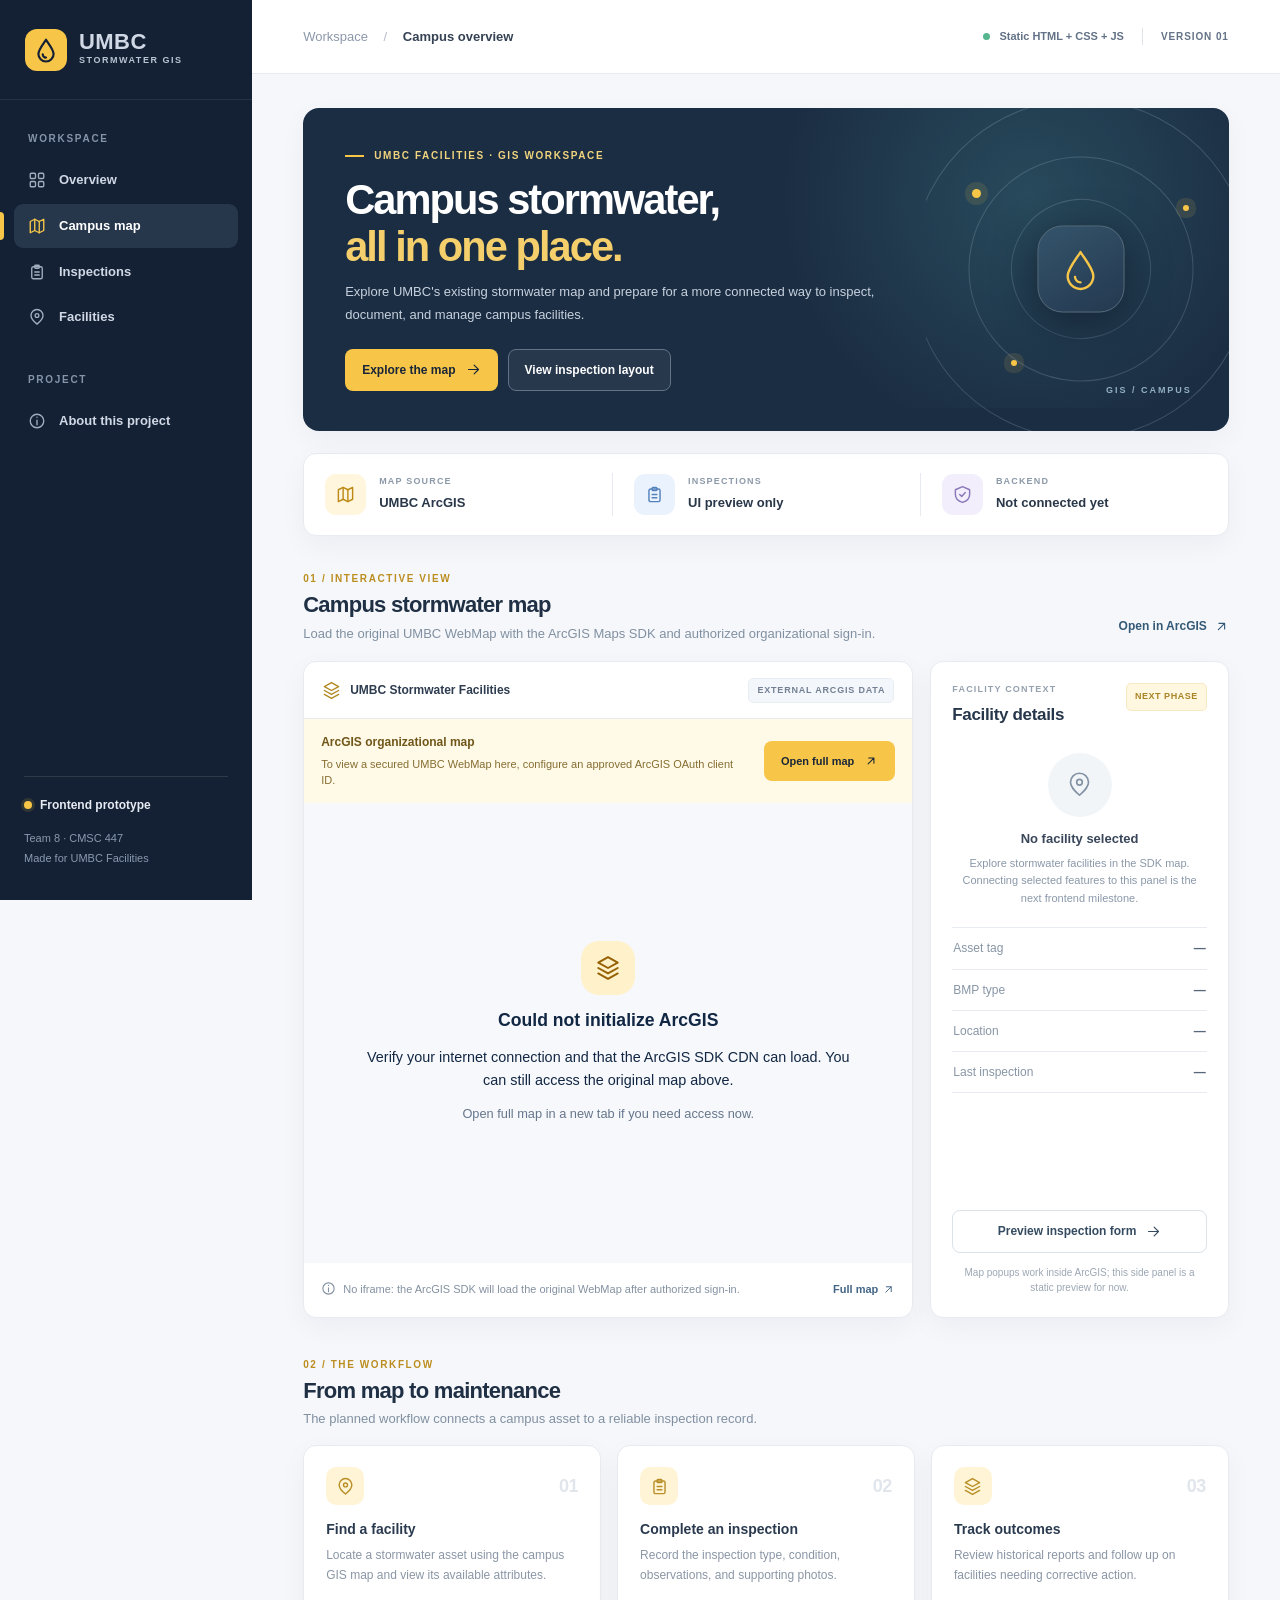
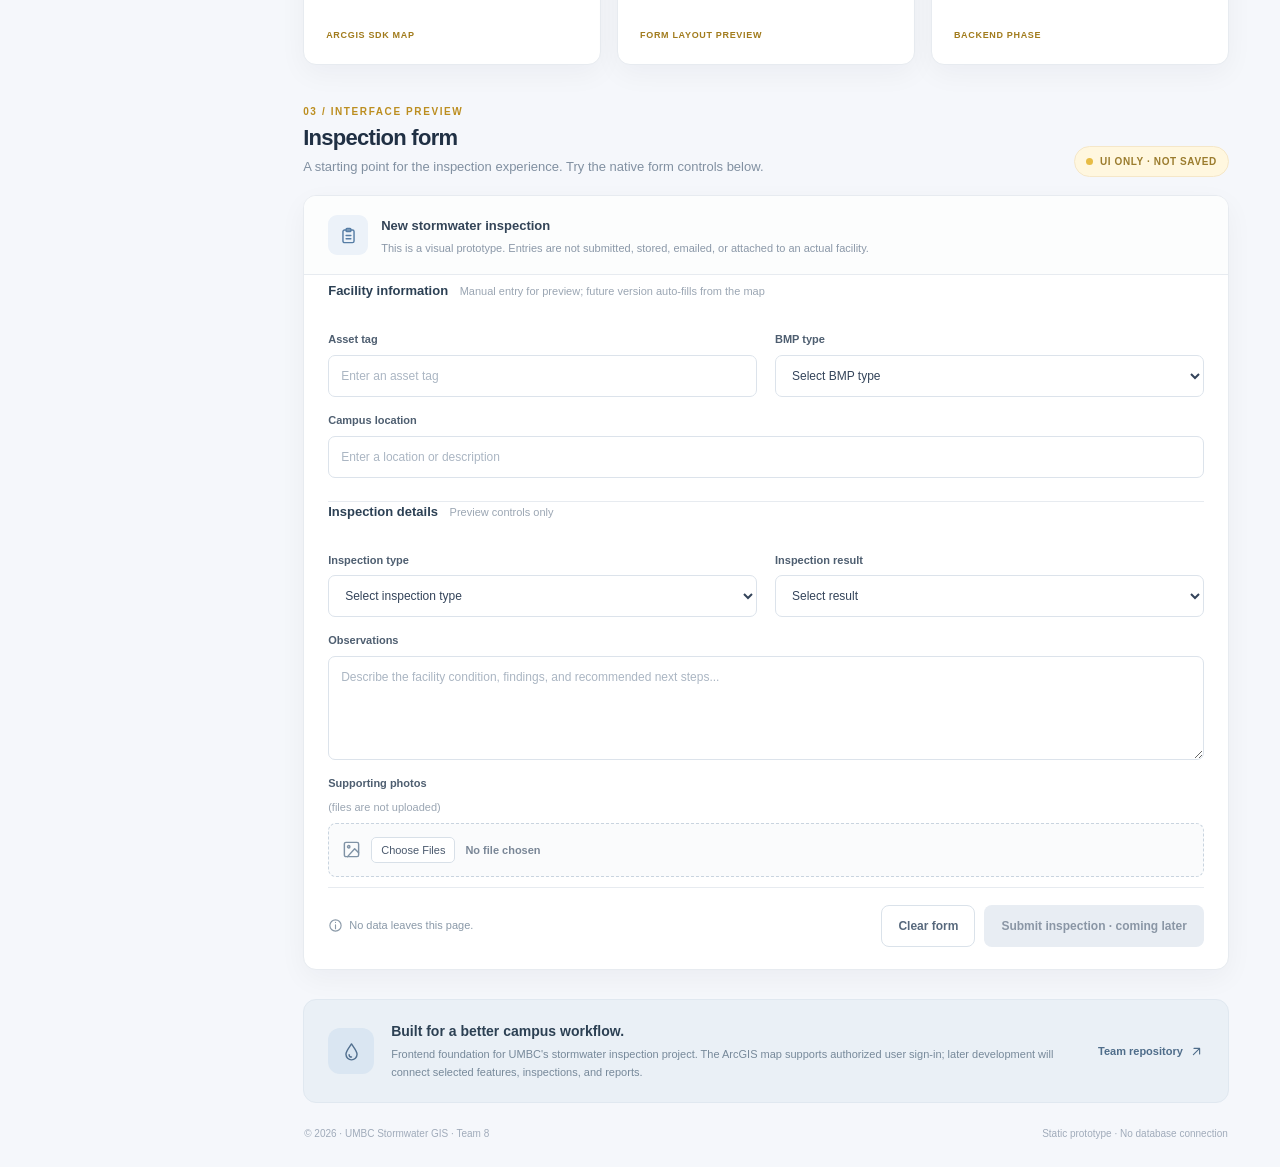
<file: stormwater/index.html>
<!doctype html>
<html lang="en">
<head>
  <meta charset="utf-8">
  <meta name="viewport" content="width=device-width, initial-scale=1">
  <meta name="description" content="UMBC Stormwater GIS — a lightweight frontend prototype for viewing campus stormwater facilities and planning inspections.">
  <meta name="theme-color" content="#142033">
  <title>UMBC Stormwater | Campus GIS Workspace</title>
  <link rel="stylesheet" href="styles.css">
  <!-- The frontend is still static HTML/CSS/JS. OAuth is managed by Esri, not by our server. -->
  <script src="arcgis-config.js"></script>
  <script type="module" src="https://js.arcgis.com/5.1/"></script>
  <script type="module" src="map.js"></script>
</head>
<body>
  <!-- Icons are inline so the starter website has no icon library or framework dependency. -->
  <svg xmlns="http://www.w3.org/2000/svg" class="svg-sprite" aria-hidden="true" focusable="false">
    <symbol id="i-drop" viewBox="0 0 24 24"><path d="M12 2.5c-2.5 4-7 9.2-7 13.1A7 7 0 0 0 19 15.6C19 11.7 14.5 6.5 12 2.5Z"/><path d="M9 16a3 3 0 0 0 3 3"/></symbol>
    <symbol id="i-grid" viewBox="0 0 24 24"><rect x="3" y="3" width="7" height="7" rx="1.5"/><rect x="14" y="3" width="7" height="7" rx="1.5"/><rect x="3" y="14" width="7" height="7" rx="1.5"/><rect x="14" y="14" width="7" height="7" rx="1.5"/></symbol>
    <symbol id="i-map" viewBox="0 0 24 24"><path d="m3 6 6-3 6 3 6-3v15l-6 3-6-3-6 3Z"/><path d="M9 3v15M15 6v15"/></symbol>
    <symbol id="i-pin" viewBox="0 0 24 24"><path d="M20 10c0 5-8 11.5-8 11.5S4 15 4 10a8 8 0 1 1 16 0Z"/><circle cx="12" cy="10" r="2.5"/></symbol>
    <symbol id="i-clipboard" viewBox="0 0 24 24"><rect x="5" y="5" width="14" height="16" rx="2"/><rect x="9" y="3" width="6" height="4" rx="1"/><path d="M9 12h6M9 16h6"/></symbol>
    <symbol id="i-layers" viewBox="0 0 24 24"><path d="m12 2 9 5-9 5-9-5 9-5ZM3 12l9 5 9-5M3 17l9 5 9-5"/></symbol>
    <symbol id="i-info" viewBox="0 0 24 24"><circle cx="12" cy="12" r="9"/><path d="M12 11v6M12 7h.01"/></symbol>
    <symbol id="i-arrow-up" viewBox="0 0 24 24"><path d="M7 17 17 7M8 7h9v9"/></symbol>
    <symbol id="i-arrow-right" viewBox="0 0 24 24"><path d="M4 12h16m-7-7 7 7-7 7"/></symbol>
    <symbol id="i-shield" viewBox="0 0 24 24"><path d="m12 2 9 4v6c0 5-3.6 8.5-9 10-5.4-1.5-9-5-9-10V6Z"/><path d="m8.5 12 2.5 2.5 4.5-5"/></symbol>
    <symbol id="i-clock" viewBox="0 0 24 24"><circle cx="12" cy="12" r="9"/><path d="M12 7v5l3.5 2"/></symbol>
    <symbol id="i-check" viewBox="0 0 24 24"><path d="m4 12 5 5L20 6"/></symbol>
    <symbol id="i-picture" viewBox="0 0 24 24"><rect x="3" y="3" width="18" height="18" rx="2"/><circle cx="8.5" cy="8.5" r="1.5"/><path d="m21 16-5-5-9 10"/></symbol>
  </svg>
  <a class="skip-link" href="#main-content">Skip to content</a>

  <div class="app-shell">
    <aside class="sidebar" aria-label="Primary navigation">
      <a class="brand" href="#overview" aria-label="UMBC Stormwater home">
        <span class="brand-mark"><svg class="icon"><use href="#i-drop"></use></svg></span>
        <span class="brand-words"><strong>UMBC</strong><span>STORMWATER GIS</span></span>
      </a>

      <div class="sidebar-inner">
        <nav class="side-nav" aria-label="Workspace sections">
          <p class="nav-heading">WORKSPACE</p>
          <a class="nav-item" href="#overview"><svg class="icon"><use href="#i-grid"></use></svg><span>Overview</span></a>
          <a class="nav-item nav-active" href="#campus-map" aria-current="location"><svg class="icon"><use href="#i-map"></use></svg><span>Campus map</span></a>
          <a class="nav-item" href="#inspection-draft"><svg class="icon"><use href="#i-clipboard"></use></svg><span>Inspections</span></a>
          <a class="nav-item" href="#facility-guide"><svg class="icon"><use href="#i-pin"></use></svg><span>Facilities</span></a>
          <p class="nav-heading nav-heading-secondary">PROJECT</p>
          <a class="nav-item" href="#about-project"><svg class="icon"><use href="#i-info"></use></svg><span>About this project</span></a>
        </nav>

        <div class="side-bottom">
          <div class="prototype-indicator"><span class="indicator-dot"></span> Frontend prototype</div>
          <p>Team 8 · CMSC 447</p>
          <p>Made for UMBC Facilities</p>
        </div>
      </div>
    </aside>

    <main id="main-content" class="main-content">
      <header class="topbar" id="overview">
        <div class="breadcrumb">Workspace <span aria-hidden="true">/</span> <strong>Campus overview</strong></div>
        <div class="topbar-right"><span class="topbar-dot"></span> Static HTML + CSS + JS <span class="topbar-divider"></span> <span class="topbar-version">VERSION 01</span></div>
      </header>

      <div class="content-wrap">
        <section class="hero" aria-labelledby="page-title">
          <div class="hero-copy">
            <div class="eyebrow"><span class="eyebrow-rule"></span> UMBC FACILITIES · GIS WORKSPACE</div>
            <h1 id="page-title">Campus stormwater,<br><span>all in one place.</span></h1>
            <p>Explore UMBC's existing stormwater map and prepare for a more connected way to inspect, document, and manage campus facilities.</p>
            <div class="hero-actions">
              <a class="btn btn-primary" href="#campus-map">Explore the map <svg class="icon"><use href="#i-arrow-right"></use></svg></a>
              <a class="btn btn-secondary" href="#inspection-draft">View inspection layout</a>
            </div>
          </div>
          <div class="hero-art" aria-hidden="true">
            <span class="orbit orbit-one"></span><span class="orbit orbit-two"></span><span class="orbit orbit-three"></span>
            <div class="hero-art-core"><svg class="icon"><use href="#i-drop"></use></svg></div>
            <span class="art-point point-one"></span><span class="art-point point-two"></span><span class="art-point point-three"></span>
            <div class="art-label">GIS / CAMPUS</div>
          </div>
        </section>

        <section class="status-strip" aria-label="Project status">
          <div class="status-item"><span class="status-symbol amber"><svg class="icon"><use href="#i-map"></use></svg></span><div><p>MAP SOURCE</p><strong>UMBC ArcGIS</strong></div></div>
          <div class="status-item"><span class="status-symbol blue"><svg class="icon"><use href="#i-clipboard"></use></svg></span><div><p>INSPECTIONS</p><strong>UI preview only</strong></div></div>
          <div class="status-item"><span class="status-symbol lilac"><svg class="icon"><use href="#i-shield"></use></svg></span><div><p>BACKEND</p><strong>Not connected yet</strong></div></div>
        </section>

        <section id="campus-map" class="section-block" aria-labelledby="map-section-title">
          <div class="section-heading">
            <div><div class="eyebrow eyebrow-dark">01 / INTERACTIVE VIEW</div><h2 id="map-section-title">Campus stormwater map</h2><p>Load the original UMBC WebMap with the ArcGIS Maps SDK and authorized organizational sign-in.</p></div>
            <a class="text-link" href="https://umbc-ges.maps.arcgis.com/apps/mapviewer/index.html?webmap=d59cb5cc77914e6c96631b856c667129" target="_blank" rel="noopener noreferrer">Open in ArcGIS <svg class="icon"><use href="#i-arrow-up"></use></svg></a>
          </div>

          <div class="map-layout">
            <div class="map-card">
              <div class="map-card-header"><div class="map-card-title"><svg class="icon"><use href="#i-layers"></use></svg><span>UMBC Stormwater Facilities</span></div><span class="map-tag">EXTERNAL ARCGIS DATA</span></div>
              <div class="map-access-note" role="note">
                <div class="map-access-copy"><strong>ArcGIS organizational map</strong><span id="map-access-description">To view a secured UMBC WebMap here, configure an approved ArcGIS OAuth client ID.</span></div>
                <a class="btn btn-primary map-access-button" href="https://umbc-ges.maps.arcgis.com/apps/mapviewer/index.html?webmap=d59cb5cc77914e6c96631b856c667129" target="_blank" rel="noopener noreferrer">Open full map <svg class="icon"><use href="#i-arrow-up"></use></svg></a>
              </div>
              <div class="map-frame" id="map-surface" aria-label="UMBC stormwater map workspace">
                <div class="map-placeholder" id="map-placeholder" role="status" aria-live="polite">
                  <span class="map-placeholder-icon"><svg class="icon"><use href="#i-layers"></use></svg></span>
                  <h3 id="map-status-title">Setting up ArcGIS access</h3>
                  <p id="map-status-body">Checking your local ArcGIS configuration…</p>
                  <button class="btn btn-primary" id="arcgis-sign-in" type="button" hidden>Sign in to ArcGIS</button>
                  <p class="map-status-help" id="map-status-help">You can always use “Open full map” to view the working original.</p>
                </div>
              </div>
              <div class="map-footer"><span><svg class="icon"><use href="#i-info"></use></svg> No iframe: the ArcGIS SDK will load the original WebMap after authorized sign-in.</span><a href="https://umbc-ges.maps.arcgis.com/apps/mapviewer/index.html?webmap=d59cb5cc77914e6c96631b856c667129" target="_blank" rel="noopener noreferrer">Full map <svg class="icon"><use href="#i-arrow-up"></use></svg></a></div>
            </div>

            <aside class="details-card" aria-labelledby="facility-details-title">
              <div class="details-top"><div><div class="details-overline">FACILITY CONTEXT</div><h3 id="facility-details-title">Facility details</h3></div><span class="soon-label">NEXT PHASE</span></div>
              <div class="empty-facility"><span class="pin-circle"><svg class="icon"><use href="#i-pin"></use></svg></span><strong>No facility selected</strong><p>Explore stormwater facilities in the SDK map. Connecting selected features to this panel is the next frontend milestone.</p></div>
              <dl class="details-list"><div><dt>Asset tag</dt><dd>—</dd></div><div><dt>BMP type</dt><dd>—</dd></div><div><dt>Location</dt><dd>—</dd></div><div><dt>Last inspection</dt><dd>—</dd></div></dl>
              <a class="btn btn-outline full-width" href="#inspection-draft">Preview inspection form <svg class="icon"><use href="#i-arrow-right"></use></svg></a>
              <p class="details-note">Map popups work inside ArcGIS; this side panel is a static preview for now.</p>
            </aside>
          </div>
        </section>

        <section id="facility-guide" class="section-block workflow-block" aria-labelledby="workflow-title">
          <div class="section-heading compact-heading"><div><div class="eyebrow eyebrow-dark">02 / THE WORKFLOW</div><h2 id="workflow-title">From map to maintenance</h2><p>The planned workflow connects a campus asset to a reliable inspection record.</p></div></div>
          <div class="workflow-grid">
            <article class="workflow-card"><div class="workflow-top"><span class="workflow-icon"><svg class="icon"><use href="#i-pin"></use></svg></span><span class="workflow-number">01</span></div><h3>Find a facility</h3><p>Locate a stormwater asset using the campus GIS map and view its available attributes.</p><span class="workflow-tag">ARCGIS SDK MAP</span></article>
            <article class="workflow-card"><div class="workflow-top"><span class="workflow-icon"><svg class="icon"><use href="#i-clipboard"></use></svg></span><span class="workflow-number">02</span></div><h3>Complete an inspection</h3><p>Record the inspection type, condition, observations, and supporting photos.</p><span class="workflow-tag">FORM LAYOUT PREVIEW</span></article>
            <article class="workflow-card"><div class="workflow-top"><span class="workflow-icon"><svg class="icon"><use href="#i-layers"></use></svg></span><span class="workflow-number">03</span></div><h3>Track outcomes</h3><p>Review historical reports and follow up on facilities needing corrective action.</p><span class="workflow-tag">BACKEND PHASE</span></article>
          </div>
        </section>

        <section id="inspection-draft" class="section-block form-section" aria-labelledby="inspection-title">
          <div class="section-heading"><div><div class="eyebrow eyebrow-dark">03 / INTERFACE PREVIEW</div><h2 id="inspection-title">Inspection form</h2><p>A starting point for the inspection experience. Try the native form controls below.</p></div><span class="preview-pill"><span></span> UI ONLY · NOT SAVED</span></div>
          <div class="form-shell">
            <div class="form-intro"><div class="form-intro-icon"><svg class="icon"><use href="#i-clipboard"></use></svg></div><div><strong>New stormwater inspection</strong><p>This is a visual prototype. Entries are not submitted, stored, emailed, or attached to an actual facility.</p></div></div>
            <form class="inspection-form" autocomplete="off">
              <!-- Disabled default submit prevents Enter from sending preview data anywhere. -->
              <button type="submit" disabled hidden aria-hidden="true"></button>
              <fieldset><legend>Facility information <span>Manual entry for preview; future version auto-fills from the map</span></legend>
                <div class="form-grid"><label>Asset tag<input type="text" name="asset_tag" placeholder="Enter an asset tag"></label><label>BMP type<select name="bmp_type"><option value="">Select BMP type</option><option>Bioretention</option><option>Detention basin</option><option>Infiltration</option><option>Swale</option><option>Other / unknown</option></select></label><label class="full-span">Campus location<input type="text" name="location" placeholder="Enter a location or description"></label></div>
              </fieldset>
              <fieldset><legend>Inspection details <span>Preview controls only</span></legend>
                <div class="form-grid"><label>Inspection type<select name="inspection_type"><option value="">Select inspection type</option><option>Routine</option><option>Follow-up</option><option>Post-storm</option><option>Other</option></select></label><label>Inspection result<select name="inspection_result"><option value="">Select result</option><option>Pass</option><option>Fail</option><option>Needs verification</option></select></label><label class="full-span">Observations<textarea name="observations" rows="4" placeholder="Describe the facility condition, findings, and recommended next steps..."></textarea></label><label class="full-span">Supporting photos <span class="label-hint">(files are not uploaded)</span><span class="file-input-wrap"><svg class="icon"><use href="#i-picture"></use></svg><input type="file" name="photos" accept="image/*" multiple></span></label></div>
              </fieldset>
              <div class="form-actions"><span><svg class="icon"><use href="#i-info"></use></svg> No data leaves this page.</span><button class="btn btn-muted" type="reset">Clear form</button><button class="btn btn-disabled" type="button" disabled title="Backend submission will be added later">Submit inspection · coming later</button></div>
            </form>
          </div>
        </section>

        <section id="about-project" class="about-strip" aria-label="Project information"><span class="about-icon"><svg class="icon"><use href="#i-drop"></use></svg></span><div><h2>Built for a better campus workflow.</h2><p>Frontend foundation for UMBC's stormwater inspection project. The ArcGIS map supports authorized user sign-in; later development will connect selected features, inspections, and reports.</p></div><a href="https://github.com/rodriguezzfabricio/stormwater-GIS-Team-8" target="_blank" rel="noopener noreferrer">Team repository <svg class="icon"><use href="#i-arrow-up"></use></svg></a></section>
        <footer class="footer"><span>© 2026 · UMBC Stormwater GIS · Team 8</span><span>Static prototype · No database connection</span></footer>
      </div>
    </main>
  </div>
</body>
</html>
</file>
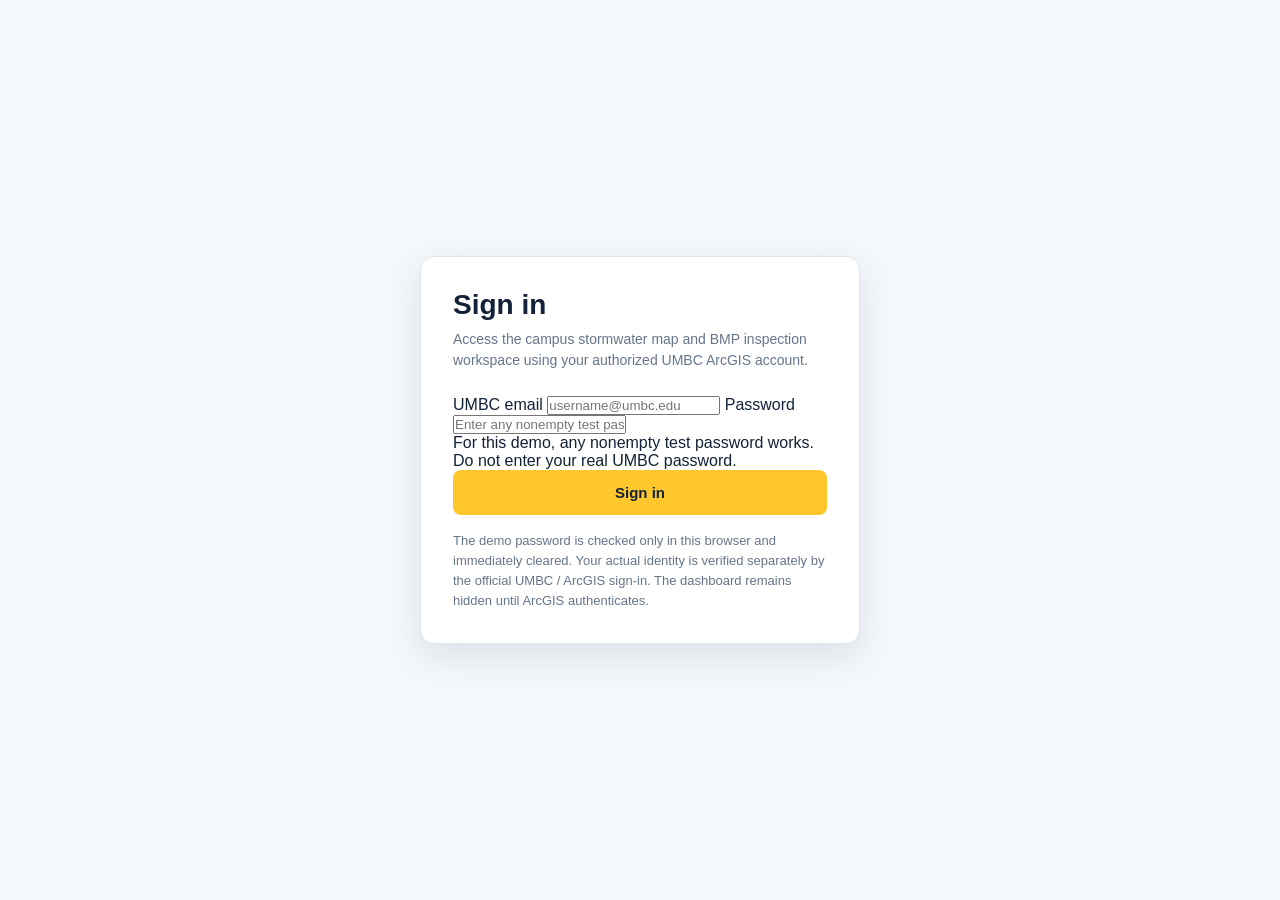
<file: static-site/login.html>
<!DOCTYPE html>
<html lang="en">
<head>
  <meta charset="UTF-8">
  <meta name="viewport" content="width=device-width, initial-scale=1.0">
  <title>UMBC Stormwater GIS — Sign In</title>
  <link rel="stylesheet" href="login.css">
</head>
<body>
  <main class="login-page">
    <section class="login-card" aria-labelledby="sign-in-title">
      <header class="login-header">
        <div class="logo-box">
          <img src="assets/stormwater-logo.png" alt="UMBC Stormwater GIS logo" width="52" height="52">
        </div>
        <div>
          <h1>UMBC</h1>
          <p>STORMWATER GIS</p>
        </div>
      </header>

      <div class="login-content">
        <h2 id="sign-in-title">Sign in</h2>
        <p class="subtitle">Access the campus stormwater map and BMP inspection workspace using your authorized UMBC ArcGIS account.</p>

        <form id="login-form" novalidate>
          <label for="email">UMBC email</label>
          <input
            id="email"
            name="email"
            type="email"
            inputmode="email"
            autocomplete="username"
            placeholder="username@umbc.edu"
            spellcheck="false"
            required
          >

          <label class="password-label" for="password">Password</label>
          <input
            id="password"
            type="password"
            placeholder="Enter any nonempty test password"
            autocomplete="off"
            spellcheck="false"
            required
          >
          <p class="input-hint">For this demo, any nonempty test password works. Do not enter your real UMBC password.</p>

          <p id="login-error" class="login-error" role="alert" aria-live="polite"></p>
          <button id="sign-in-button" type="submit">Sign in</button>
        </form>

        <p class="login-help">The demo password is checked only in this browser and immediately cleared. Your actual identity is verified separately by the official UMBC / ArcGIS sign-in. The dashboard remains hidden until ArcGIS authenticates.</p>
      </div>
    </section>
  </main>
  <script src="login.js" defer></script>
</body>
</html>
</file>
<file: stormwater/styles.css>
/* UMBC Stormwater GIS — plain CSS starter. No framework, build step, or remote font. */
:root{--navy:#142033;--navy-2:#1d2d43;--ink:#202c3a;--muted:#718094;--soft:#f5f7fb;--line:#e7ebf0;--white:#fff;--yellow:#f7c648;--yellow-hover:#f4bd2d;--blue:#eef5ff;--radius:16px;--shadow:0 9px 28px rgba(19,32,51,.045)}
*{box-sizing:border-box}
html{scroll-behavior:smooth;scroll-padding-top:24px}
body{margin:0;background:var(--soft);color:var(--ink);font:15px/1.52 -apple-system,BlinkMacSystemFont,"Segoe UI",Arial,sans-serif;-webkit-font-smoothing:antialiased}
a{color:inherit;text-decoration:none}
button,input,select,textarea{font:inherit}
button{cursor:pointer}
:focus-visible{outline:3px solid #c78c18;outline-offset:3px}
.svg-sprite{position:absolute;width:0;height:0;overflow:hidden}
.icon{width:19px;height:19px;display:inline-block;stroke:currentColor;stroke-width:1.8;stroke-linecap:round;stroke-linejoin:round;fill:none;flex-shrink:0;vertical-align:middle}
.skip-link{position:absolute;z-index:100;top:-80px;left:16px;padding:10px 15px;background:var(--yellow);color:#172134;border-radius:7px}
.skip-link:focus{top:12px}
.app-shell{min-height:100vh;display:grid;grid-template-columns:252px minmax(0,1fr)}
.sidebar{background:#142033;color:#d0d8e5;min-height:100vh;display:flex;flex-direction:column;position:sticky;top:0;align-self:start;height:100vh;z-index:4}
.brand{height:100px;display:flex;align-items:center;gap:12px;padding:26px 25px;border-bottom:1px solid rgba(255,255,255,.08)}
.brand-mark{display:flex;align-items:center;justify-content:center;width:42px;height:42px;border-radius:12px;background:var(--yellow);color:var(--navy)}
.brand-mark .icon{height:26px;width:26px;stroke-width:2}
.brand-words{display:flex;flex-direction:column;gap:1px}
.brand-words strong{font-size:22px;letter-spacing:.02em;line-height:1}
.brand-words span{font-size:9px;letter-spacing:.17em;font-weight:760;color:#b8c5d5}
.sidebar-inner{display:flex;flex-direction:column;justify-content:space-between;flex:1;min-height:0}
.side-nav{padding:28px 14px}
.nav-heading{padding:0 14px;margin:3px 0 12px;font-weight:750;font-size:10px;letter-spacing:.17em;color:#8595a9}
.nav-heading-secondary{margin-top:33px}
.nav-item{display:flex;align-items:center;gap:13px;padding:12px 14px;border-radius:9px;margin:2px 0;font-size:13px;font-weight:570;transition:background .15s ease,color .15s ease}
.nav-item .icon{width:18px;height:18px;color:#a0aec0}
.nav-item:hover{background:#24354c;color:#fff}
.nav-active{background:#26374c;color:#fff;position:relative}
.nav-active:before{content:"";position:absolute;left:-14px;top:8px;bottom:8px;border-radius:0 4px 4px 0;width:4px;background:var(--yellow)}
.nav-active .icon{color:var(--yellow)}
.side-bottom{margin:24px;padding:19px 0 5px;border-top:1px solid rgba(255,255,255,.11)}
.prototype-indicator{display:flex;align-items:center;gap:8px;font-size:12px;font-weight:640;color:#e6ebf3;margin-bottom:15px}
.indicator-dot{width:8px;height:8px;border-radius:50%;background:var(--yellow);box-shadow:0 0 0 3px rgba(247,198,72,.13)}
.side-bottom p{font-size:11px;color:#8a9aaf;margin:4px 0}
.main-content{min-width:0}
.topbar{height:74px;display:flex;align-items:center;justify-content:space-between;gap:14px;padding:0 clamp(25px,4vw,57px);background:#fff;border-bottom:1px solid var(--line)}
.breadcrumb{font-size:13px;color:#8c98aa}
.breadcrumb span{padding:0 12px;color:#b2bbc7}
.breadcrumb strong{color:#344254;font-weight:650}
.topbar-right{display:flex;align-items:center;gap:9px;font-size:11px;color:#637286;font-weight:640}
.topbar-dot{width:7px;height:7px;background:#56b48f;border-radius:50%}
.topbar-divider{height:17px;border-left:1px solid #dfe4eb;margin:0 9px}
.topbar-version{letter-spacing:.09em;font-size:10px}
.content-wrap{max-width:1600px;margin:0 auto;padding:34px clamp(24px,4vw,55px) 22px}
.hero{background:#1b2d43;color:#fff;border-radius:var(--radius);min-height:281px;position:relative;overflow:hidden;display:flex;justify-content:space-between;align-items:stretch;isolation:isolate;box-shadow:var(--shadow)}
.hero:after{content:"";position:absolute;right:-85px;top:-120px;height:420px;width:570px;background:radial-gradient(circle,#284a5c 0%,transparent 70%);z-index:-1}
.hero-copy{padding:40px 10px 40px 42px;position:relative;z-index:2;max-width:680px}
.eyebrow{display:flex;align-items:center;gap:10px;letter-spacing:.16em;font-size:10px;font-weight:790;color:#f1d47e}
.eyebrow-rule{height:2px;width:19px;background:var(--yellow)}
.hero h1{margin:13px 0 11px;font-weight:760;letter-spacing:-.047em;font-size:clamp(30px,3.25vw,46px);line-height:1.13}
.hero h1 span{color:#f4cf6b}
.hero-copy>p{max-width:585px;margin:0 0 22px;color:#c8d1de;font-size:13px;line-height:1.75}
.hero-actions{display:flex;gap:10px;flex-wrap:wrap}
.btn{display:inline-flex;align-items:center;justify-content:center;gap:10px;border:1px solid transparent;border-radius:8px;padding:11px 16px;font-size:12px;font-weight:730;white-space:nowrap;transition:background .18s ease,transform .18s ease}
.btn:not(:disabled):hover{transform:translateY(-1px)}
.btn .icon,.text-link .icon{width:15px;height:15px}
.btn-primary{background:var(--yellow);color:#192538}
.btn-primary:hover{background:var(--yellow-hover)}
.btn-secondary{color:#fff;border-color:#637286;background:rgba(255,255,255,.05)}
.btn-secondary:hover{background:rgba(255,255,255,.11)}
.hero-art{position:relative;width:310px;min-width:270px;overflow:hidden}
.orbit{display:block;position:absolute;border:1px solid rgba(212,226,243,.18);border-radius:50%;top:50%;left:51%;transform:translate(-50%,-50%) rotate(-18deg)}
.orbit-one{height:140px;width:140px}.orbit-two{height:225px;width:225px}.orbit-three{height:340px;width:340px}
.hero-art-core{position:absolute;top:50%;left:51%;transform:translate(-50%,-50%);width:87px;height:87px;display:grid;place-items:center;border:1px solid #566a79;border-radius:25px;background:linear-gradient(150deg,#34546b,#243950);box-shadow:0 10px 40px #152535}
.hero-art-core .icon{width:44px;height:44px;color:var(--yellow);stroke-width:1.3}
.art-point{width:9px;height:9px;background:var(--yellow);position:absolute;border-radius:50%;box-shadow:0 0 0 7px rgba(247,198,72,.11)}
.point-one{left:15%;top:25%}.point-two{right:13%;top:30%;width:6px;height:6px}.point-three{bottom:20%;left:28%;width:6px;height:6px}
.art-label{position:absolute;bottom:33px;right:37px;letter-spacing:.22em;font-size:9px;color:#93b0c3;font-weight:700}
.status-strip{display:grid;grid-template-columns:repeat(3,minmax(0,1fr));background:#fff;border:1px solid var(--line);border-radius:13px;margin:22px 0 35px;box-shadow:var(--shadow)}
.status-item{display:flex;gap:13px;align-items:center;min-width:0;margin:19px 0;padding:1px 21px}
.status-item+.status-item{border-left:1px solid var(--line)}
.status-symbol{width:41px;height:41px;display:grid;place-items:center;border-radius:11px;flex-shrink:0}
.status-symbol.amber{background:#fff6dd;color:#bd8a17}.status-symbol.blue{background:#e9f2fd;color:#5382bc}.status-symbol.lilac{background:#f2eefc;color:#8a77bc}
.status-item p{font-size:9px;color:#8b99a9;letter-spacing:.13em;font-weight:800;margin:0 0 3px}
.status-item strong{font-size:13px;color:#293749;font-weight:710}
.section-block{margin:0 0 39px;scroll-margin-top:24px}
.section-heading{display:flex;align-items:flex-end;justify-content:space-between;gap:18px;margin-bottom:18px}
.eyebrow-dark{color:#bc8e20;font-size:10px;margin-bottom:5px}
.section-heading h2{font-size:22px;letter-spacing:-.033em;line-height:1.3;margin:0 0 4px;font-weight:770;color:#203044}
.section-heading p{font-size:13px;color:#8190a1;margin:0}
.text-link{display:inline-flex;align-items:center;gap:7px;color:#345976;font-size:12px;font-weight:730;padding:8px 0;white-space:nowrap}
.text-link:hover{text-decoration:underline}
.map-layout{display:grid;grid-template-columns:minmax(0,1.86fr) minmax(275px, .91fr);gap:17px;align-items:stretch}
.map-card,.details-card,.workflow-card,.form-shell{background:#fff;border:1px solid var(--line);border-radius:13px;box-shadow:var(--shadow)}
.map-card{min-width:0;overflow:hidden;display:flex;flex-direction:column}
.map-card-header{min-height:56px;display:flex;align-items:center;justify-content:space-between;gap:10px;padding:0 18px}
.map-card-title{display:flex;align-items:center;gap:9px;color:#2e3c4f;font-weight:750;font-size:12px}
.map-card-title .icon{color:#b28b26}
.map-tag{font-size:9px;font-weight:780;letter-spacing:.09em;color:#738093;background:#f3f6fa;border:1px solid #e8edf2;padding:5px 8px;border-radius:5px;white-space:nowrap}
.map-access-note{display:flex;align-items:center;justify-content:space-between;gap:15px;padding:14px 17px;border-top:1px solid var(--line);background:#fff9e7}
.map-access-copy{display:flex;flex-direction:column;gap:4px;min-width:0}
.map-access-copy strong{color:#705719;font-size:12px}
.map-access-copy span{color:#866e32;font-size:11px;line-height:1.5}
.map-access-button{flex-shrink:0;font-size:11px;white-space:nowrap}
.map-access-button .icon{width:14px;height:14px}
@media (max-width:610px){.map-access-note{align-items:stretch;flex-direction:column;padding:13px}.map-access-button{align-self:flex-start}}
.map-frame{background:linear-gradient(30deg,#e6ede9,#eef2f5);height:394px;position:relative;min-height:320px}
.map-frame iframe{display:block;border:0;width:100%;height:100%;background:transparent}
.map-footer{min-height:54px;display:flex;align-items:center;justify-content:space-between;gap:12px;padding:11px 17px;color:#8491a1;font-size:11px}
.map-footer>span{display:flex;gap:7px;align-items:flex-start}
.map-footer>span .icon{width:15px;height:15px;flex-shrink:0}
.map-footer a{display:inline-flex;gap:4px;align-items:center;color:#436586;white-space:nowrap;font-weight:730}
.map-footer a:hover{text-decoration:underline}
.map-footer a .icon{width:13px;height:13px}
.details-card{padding:21px;display:flex;flex-direction:column}
.details-top{display:flex;align-items:flex-start;justify-content:space-between;gap:9px}
.details-overline{letter-spacing:.13em;color:#95a1af;font-size:9px;font-weight:790;margin-bottom:5px}
.details-top h3{margin:0;font-size:17px;color:#27374b;letter-spacing:-.02em}
.soon-label{background:#fff7df;color:#a98427;border:1px solid #f7e9c1;font-size:9px;white-space:nowrap;letter-spacing:.06em;font-weight:820;padding:6px 8px;border-radius:5px}
.empty-facility{text-align:center;padding:25px 4px 16px}
.pin-circle{width:64px;height:64px;border-radius:50%;background:#f2f5f8;margin:0 auto 12px;display:grid;place-items:center;color:#8292a4}
.pin-circle .icon{width:27px;height:27px;stroke-width:1.5}
.empty-facility strong{display:block;font-size:13px;color:#39465a}
.empty-facility p{font-size:11px;color:#8a98a9;line-height:1.6;max-width:270px;margin:6px auto 0}
.details-list{margin:4px 0 20px;border-top:1px solid var(--line)}
.details-list div{display:flex;justify-content:space-between;gap:8px;padding:11px 1px;border-bottom:1px solid var(--line);font-size:12px}
.details-list dt{color:#8896a6}.details-list dd{margin:0;color:#586779;font-weight:600}
.btn-outline{color:#354b61;background:#fff;border-color:#dbe2e9}
.btn-outline:hover{background:#f6f9fb}
.full-width{width:100%;margin-top:auto}
.details-note{font-size:10px;line-height:1.55;color:#9ca7b4;margin:12px 0 0;text-align:center}
.compact-heading{margin-bottom:16px}
.workflow-grid{display:grid;grid-template-columns:repeat(3,minmax(0,1fr));gap:16px}
.workflow-card{padding:21px 22px 19px;min-width:0}
.workflow-top{display:flex;align-items:center;justify-content:space-between;margin-bottom:14px}
.workflow-icon{width:38px;height:38px;background:#fff5d6;border-radius:10px;color:#b98e27;display:grid;place-items:center}
.workflow-icon .icon{width:19px;height:19px}
.workflow-number{font-size:18px;font-weight:820;color:#e1e6ec;letter-spacing:-.025em}
.workflow-card h3{font-size:14px;color:#2a3a4e;margin:0 0 6px}
.workflow-card p{font-size:12px;color:#8a96a6;line-height:1.65;margin:0 0 17px;min-height:59px}
.workflow-tag{font-size:9px;font-weight:780;color:#a17b1c;letter-spacing:.075em}
.form-section{margin-bottom:29px}
.preview-pill{display:flex;align-items:center;gap:7px;white-space:nowrap;font-size:10px;letter-spacing:.06em;color:#9b7c2e;font-weight:820;background:#fff7df;padding:7px 11px;border:1px solid #f5e7c8;border-radius:25px}
.preview-pill span{width:7px;height:7px;background:#e7bc45;border-radius:50%}
.form-shell{overflow:hidden}
.form-intro{display:flex;align-items:center;gap:13px;background:#fcfdfd;padding:18px 24px;border-bottom:1px solid var(--line)}
.form-intro-icon{height:40px;width:40px;background:#ecf2f9;color:#567da5;display:grid;place-items:center;border-radius:9px;flex-shrink:0}
.form-intro strong{font-size:13px;color:#334457}
.form-intro p{font-size:11px;color:#8b98a8;margin:3px 0 0}
.inspection-form{padding:6px 24px 22px}
fieldset{min-width:0;border:0;padding:15px 0 23px;margin:0;border-bottom:1px solid var(--line)}
fieldset:last-of-type{border-bottom:0;padding-bottom:10px}
legend{padding:0;display:block;width:100%;font-size:13px;font-weight:760;color:#2c4054}
legend span{font-size:11px;color:#9ba6b3;font-weight:460;margin-left:8px}
.form-grid{display:grid;grid-template-columns:repeat(2,minmax(0,1fr));gap:15px 18px;margin-top:15px}
.form-grid>label{display:flex;flex-direction:column;gap:7px;color:#4e5e70;font-size:11px;font-weight:710}
.full-span{grid-column:1/-1}
.form-grid input:not([type="file"]),.form-grid select,.form-grid textarea{width:100%;min-width:0;background:#fff;color:#34445a;border:1px solid #dce3eb;border-radius:7px;padding:11px 12px;outline-offset:2px;font-size:12px;font-weight:480;transition:border-color .2s}
.form-grid input::placeholder,.form-grid textarea::placeholder{color:#abb6c3}
.form-grid textarea{resize:vertical;min-height:104px}
.form-grid select{height:42px}
.form-grid input:focus,.form-grid textarea:focus,.form-grid select:focus{border-color:#d3a62e}
.label-hint{color:#9ba6b3;font-weight:400}
.file-input-wrap{display:flex;align-items:center;gap:10px;background:#fafbfc;border:1px dashed #c9d4df;padding:13px;border-radius:8px;color:#7f92a5}
.file-input-wrap input{max-width:100%;color:#7a8797;font-size:11px}
.file-input-wrap input::file-selector-button{cursor:pointer;border:1px solid #d8e0e8;border-radius:5px;padding:6px 9px;background:#fff;color:#4a596d;margin-right:10px}
.form-actions{display:flex;align-items:center;justify-content:flex-end;gap:9px;flex-wrap:wrap;border-top:1px solid var(--line);padding-top:17px}
.form-actions>span{margin-right:auto;font-size:11px;color:#8a99a8;display:flex;align-items:center;gap:6px}
.form-actions>span .icon{width:15px;height:15px}
.btn-muted{background:#fff;color:#58697d;border-color:#dae2ea}
.btn-muted:hover{background:#f5f7fb}
.btn-disabled{background:#e8edf3;color:#8a96a5;cursor:not-allowed}
.about-strip{background:#eaf0f6;border:1px solid #e0e8f0;border-radius:13px;padding:21px 24px;display:flex;align-items:center;gap:17px;scroll-margin-top:20px}
.about-icon{width:46px;height:46px;border-radius:12px;background:#dae6f2;display:grid;place-items:center;color:#52708f;flex-shrink:0}
.about-strip h2{font-size:14px;margin:0 0 4px;color:#2c4053}
.about-strip p{font-size:11px;line-height:1.6;color:#77899a;max-width:680px;margin:0}
.about-strip>a{white-space:nowrap;align-items:center;gap:6px;display:inline-flex;margin-left:auto;font-size:11px;font-weight:780;color:#4f6d8a}
.about-strip>a:hover{text-decoration:underline}
.about-strip>a .icon{width:15px;height:15px}
.footer{display:flex;justify-content:space-between;gap:10px;padding:23px 1px 4px;font-size:10px;color:#a0abba}
@media (max-width:1250px){.app-shell{grid-template-columns:220px minmax(0,1fr)}.brand{padding-left:21px}.hero-art{width:230px;min-width:215px}.map-layout{grid-template-columns:minmax(0,1.5fr) minmax(250px, .95fr)}.status-item{padding:0 14px}.details-card{padding:18px}}
@media (max-width:1050px){.app-shell{display:block}.sidebar{position:relative;top:auto;min-height:0;height:auto;display:block}.brand{height:67px;display:inline-flex;border-bottom:0;vertical-align:middle;padding:12px 21px}.brand-mark{width:38px;height:38px}.brand-words strong{font-size:19px}.sidebar-inner{display:inline-flex;vertical-align:middle;width:calc(100% - 210px);margin-left:5px;overflow-x:auto;min-height:0}.side-nav{display:flex;align-items:center;padding:0;gap:2px;white-space:nowrap}.nav-heading,.side-bottom{display:none}.nav-item{padding:10px 13px;margin:0}.nav-active:before{display:none}.topbar{height:57px}.hero-copy{padding-left:33px}.content-wrap{padding-top:25px}}
@media (max-width:800px){.hero-art{min-width:145px;width:165px}.hero-copy{padding:31px 0 31px 28px}.hero h1{font-size:34px}.hero-art-core{width:70px;height:70px}.hero-art-core .icon{width:36px;height:36px}.status-strip{gap:0}.status-item{gap:8px;padding:0 11px}.status-symbol{width:34px;height:34px}.status-item strong{font-size:11px}.map-layout{grid-template-columns:1fr}.map-frame{height:430px}.empty-facility{padding:20px 0 12px}.workflow-card{padding:16px}.workflow-card p{min-height:83px}.about-strip{flex-wrap:wrap}.about-strip>a{margin-left:62px}}
@media (max-width:610px){html{scroll-padding-top:10px}.brand{height:65px;padding:11px 16px}.sidebar-inner{display:block;width:100%;margin:0;border-top:1px solid rgba(255,255,255,.09)}.side-nav{padding:7px 11px;overflow-x:auto}.nav-item{font-size:11px;padding:9px 11px;gap:7px}.nav-item .icon{width:15px;height:15px}.topbar{height:auto;min-height:49px;padding:12px 19px;align-items:center}.topbar-right{font-size:10px}.topbar-divider,.topbar-version{display:none}.content-wrap{padding:17px 15px 15px}.hero{min-height:0}.hero-copy{padding:26px 21px 30px}.hero h1{font-size:32px}.hero-copy>p{font-size:12px}.hero-art{display:none}.btn{white-space:normal;text-align:center;padding:10px 12px}.status-strip{grid-template-columns:1fr;margin:15px 0 27px}.status-item{margin:0;padding:12px 17px}.status-item+.status-item{border-left:0;border-top:1px solid var(--line)}.status-item strong{font-size:12px}.section-heading{align-items:flex-start;flex-direction:column;gap:4px}.section-heading h2{font-size:20px}.section-heading p{font-size:12px}.map-card-header{padding:0 12px}.map-tag{font-size:8px}.map-card-title{font-size:11px}.map-frame{height:365px;min-height:280px}.map-footer{font-size:10px;align-items:flex-start}.workflow-grid{grid-template-columns:1fr;gap:11px}.workflow-card p{min-height:0;margin-bottom:12px}.workflow-top{margin-bottom:9px}.form-intro{padding:15px}.inspection-form{padding:4px 15px 18px}.form-grid{grid-template-columns:1fr;gap:14px}legend span{display:block;margin:4px 0 0}.form-actions>span{width:100%;margin-bottom:5px}.form-actions .btn{flex:1}.about-strip{padding:15px;gap:11px}.about-icon{width:37px;height:37px}.about-strip>div{flex:1}.about-strip>a{margin-left:48px}.footer{flex-direction:column;gap:4px}}
@media (prefers-reduced-motion:reduce){html{scroll-behavior:auto}*,*:before,*:after{transition:none!important}}

/* ArcGIS SDK map replaces the OAuth-unfriendly third-party iframe. */
.map-frame { position: relative; min-height: 460px; background: #f6f8fb; }
.map-frame arcgis-map { display: block; height: 100%; width: 100%; min-height: 460px; }
.map-placeholder { box-sizing: border-box; min-height: 460px; width: 100%; padding: 36px; display: flex; flex-direction: column; align-items: center; justify-content: center; text-align: center; gap: 12px; color: #122743; }
.map-placeholder[hidden] { display: none; }
.map-placeholder-icon { display: grid; place-items: center; height: 54px; width: 54px; border-radius: 18px; background: #fff2cb; color: #966100; }
.map-placeholder-icon .icon { height: 26px; width: 26px; }
.map-placeholder h3 { margin: 0; font-size: 1.1rem; }
.map-placeholder p { max-width: 490px; margin: 0; font-size: .9rem; line-height: 1.6; }
.map-placeholder .map-status-help { color: #66768c; font-size: .8rem; }
#arcgis-sign-in[hidden] { display: none; }
@media (max-width: 700px) { .map-frame, .map-frame arcgis-map, .map-placeholder { min-height: 380px; } .map-placeholder { padding: 20px; } }
</file>
<file: static-site/login.css>
* { box-sizing: border-box; margin: 0; padding: 0; }
[hidden] { display: none !important; }
body { font-family: Arial, Helvetica, sans-serif; background: #f4f7fb; color: #132238; }
.login-page { min-height: 100vh; display: flex; align-items: center; justify-content: center; padding: 24px; }
.login-card { width: 100%; max-width: 440px; background: white; border: 1px solid #dfe6ee; border-radius: 14px; box-shadow: 0 12px 35px rgba(15,35,60,.1); overflow: hidden; }
.login-header { background: #10243d; color: white; display: flex; align-items: center; gap: 14px; padding: 24px 28px; }
.logo-box { width: 52px; height: 52px; flex: 0 0 52px; display: flex; align-items: center; justify-content: center; }
.logo-box img { display: block; width: 100%; height: 100%; object-fit: contain; }
.login-header h1 { font-size: 22px; letter-spacing: 1px; }
.login-header p { margin-top: 3px; font-size: 11px; letter-spacing: 1.5px; color: #d4deea; }
.login-content { padding: 32px; }
.login-content h2 { font-size: 28px; margin-bottom: 8px; }
.subtitle { color: #66758a; font-size: 14px; line-height: 1.5; margin-bottom: 25px; }
.login-message { min-height: 20px; color: #4e5e70; font-size: 13px; line-height: 1.45; margin-bottom: 12px; }
.login-message.login-error { color: #b42318; }
.signed-in { display: flex; flex-direction: column; gap: 10px; }
.signed-in p { font-size: 14px; color: #4e5e70; overflow-wrap: anywhere; }
.signed-in strong { color: #132238; }
button { width: 100%; border: none; background: #ffc72c; color: #132238; padding: 14px; border-radius: 8px; font-size: 15px; font-weight: 700; cursor: pointer; transition: background .2s, transform .1s; }
button:hover { background: #f0b900; }
button:active { transform: translateY(1px); }
button:focus-visible { outline: 3px solid #305e8c; outline-offset: 3px; }
button:disabled { opacity: .65; cursor: wait; }
.btn-secondary { background: white; border: 1px solid #ccd6e2; }
.btn-secondary:hover { background: #f4f7fb; }
.login-help { color: #66758a; font-size: 13px; line-height: 1.55; margin-top: 16px; }
@media (max-width: 520px) { .login-content { padding: 24px; } .login-header { padding: 20px 24px; } }
/* Remove blue UMBC banner from sign-in page */
.login-header {
    display: none !important;
}
</file>
